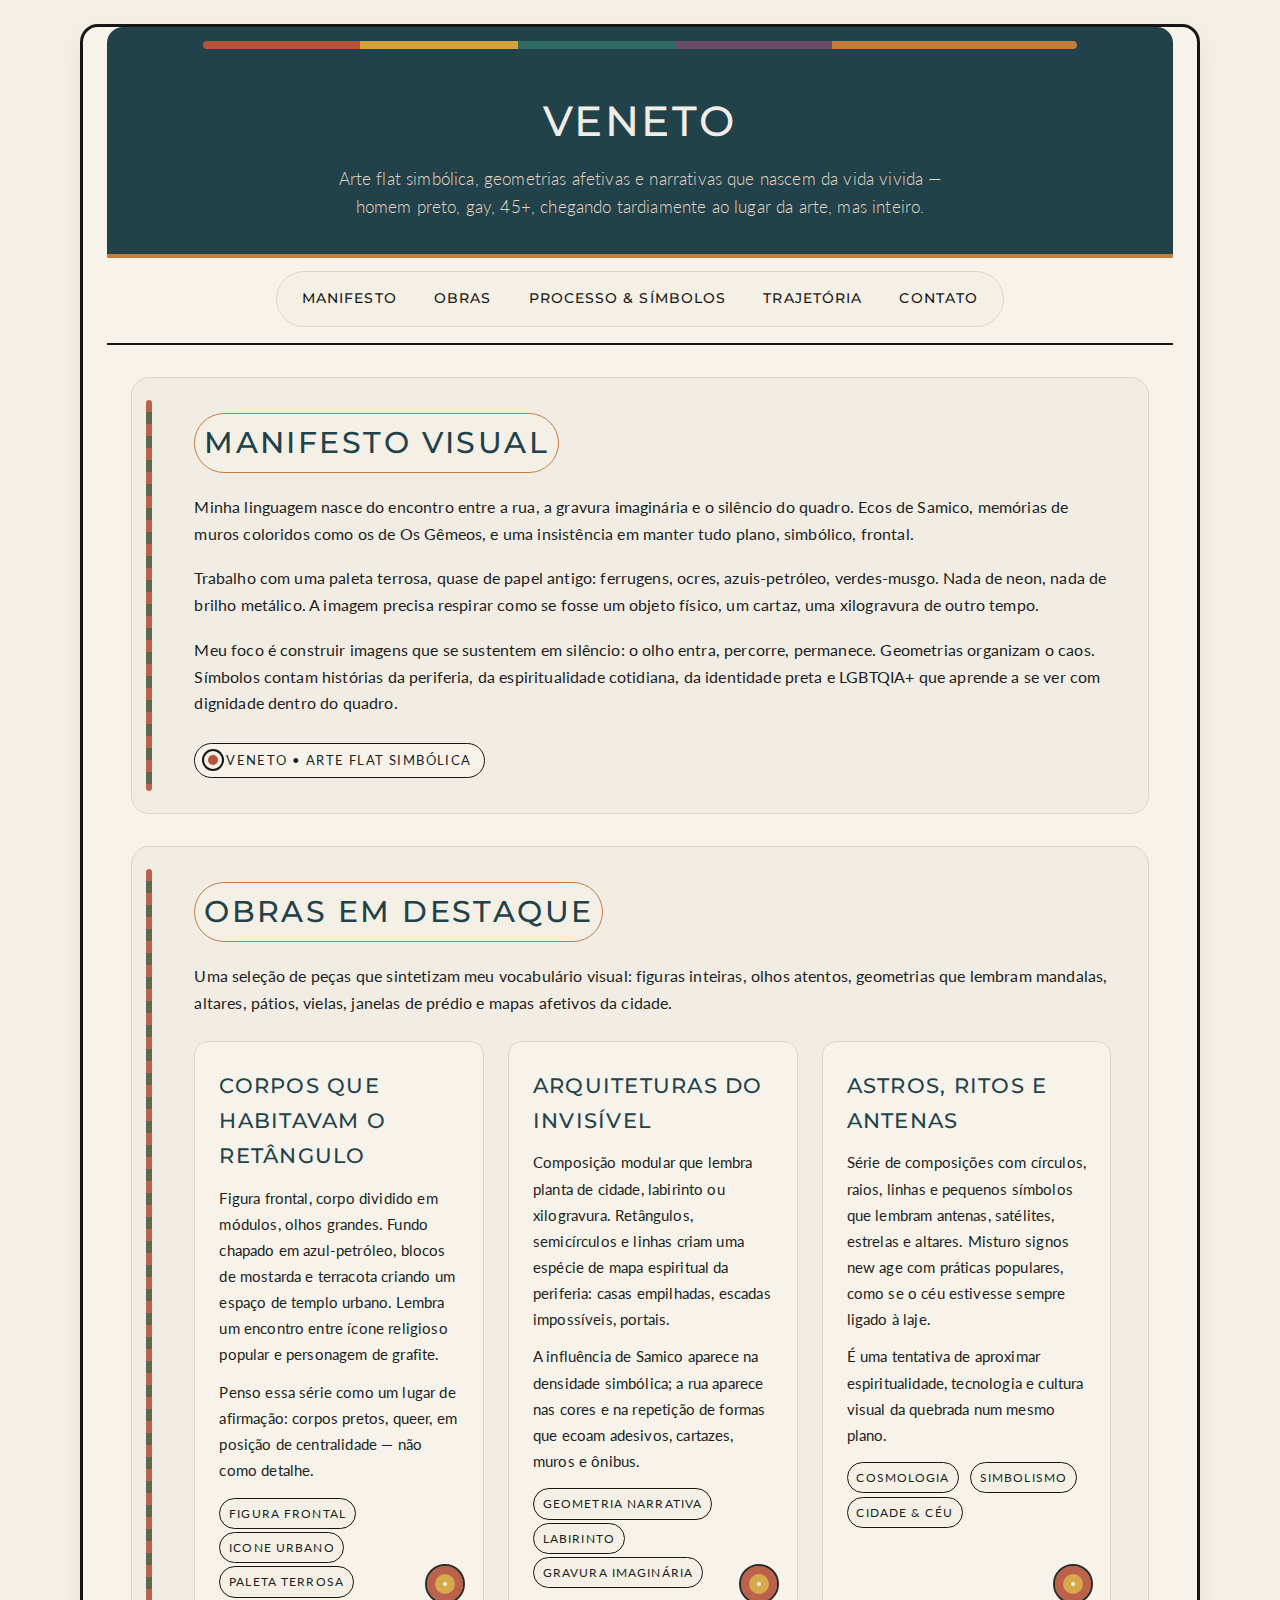
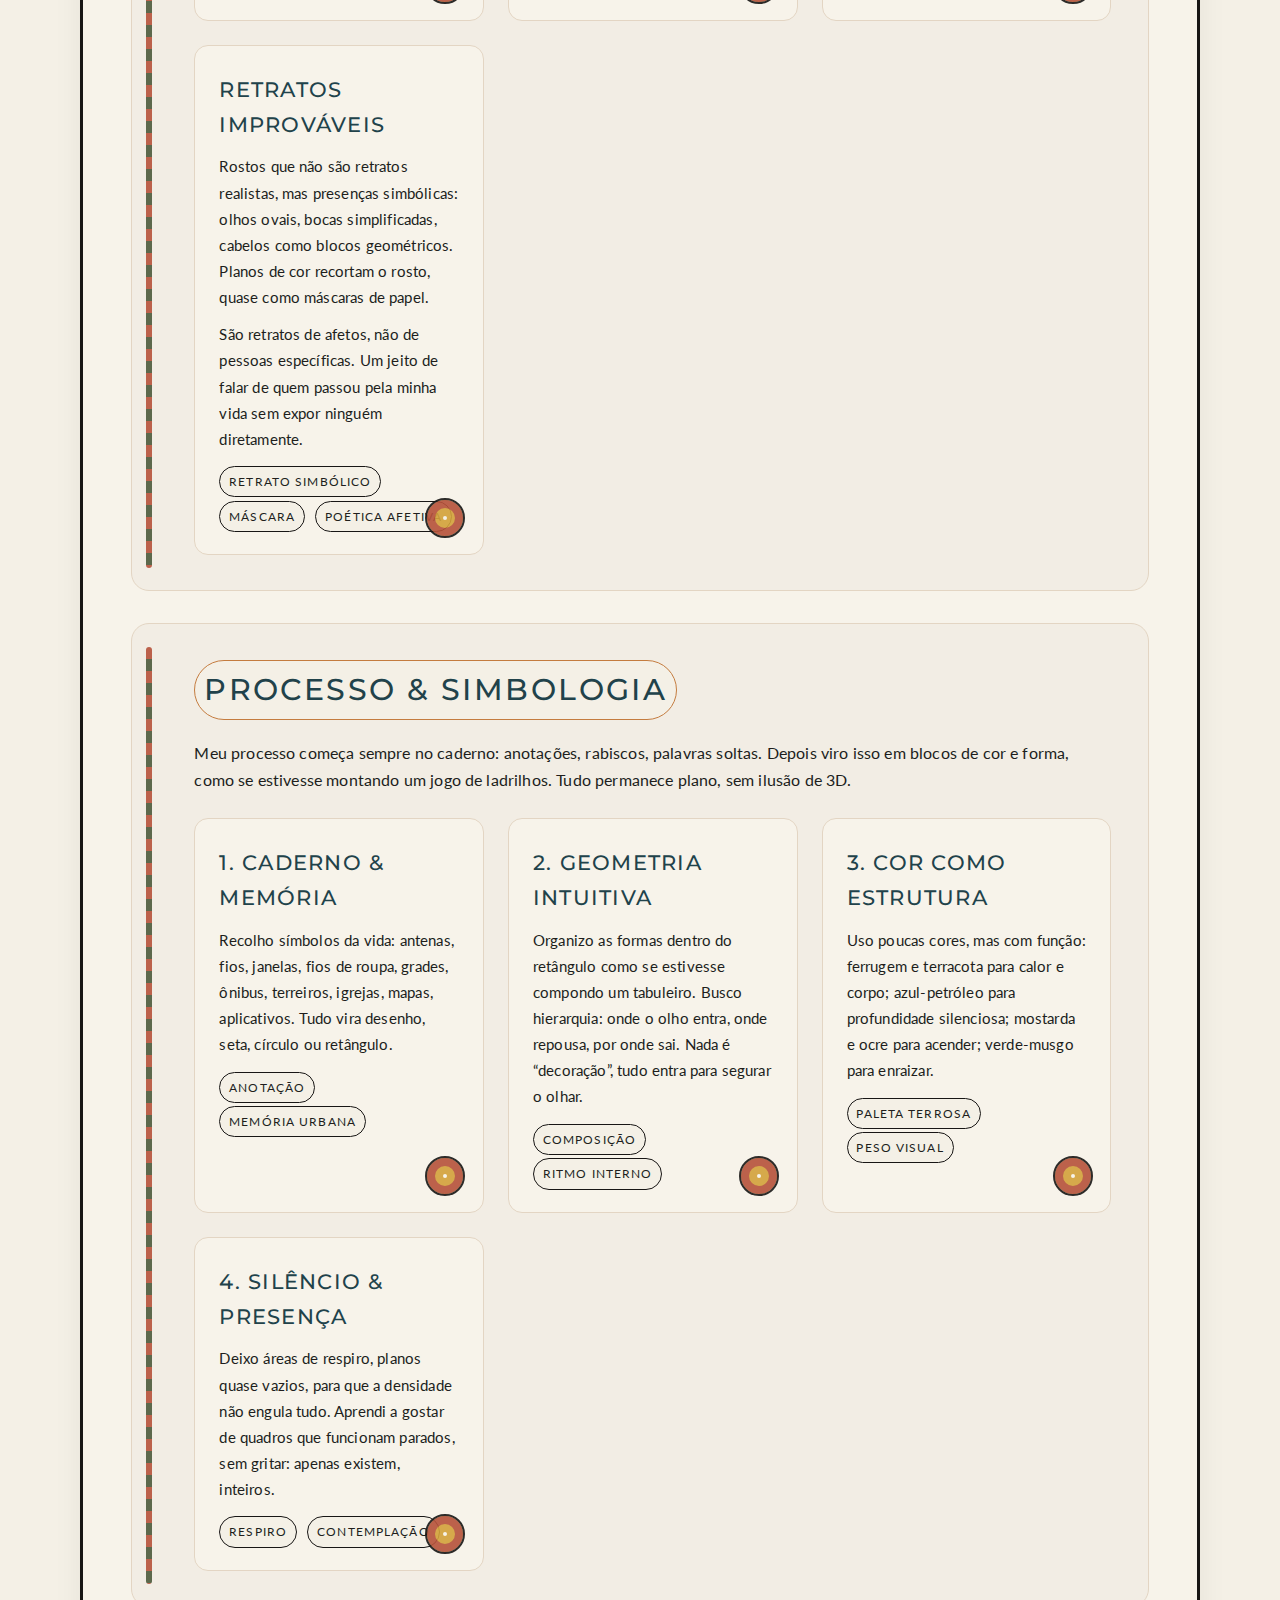
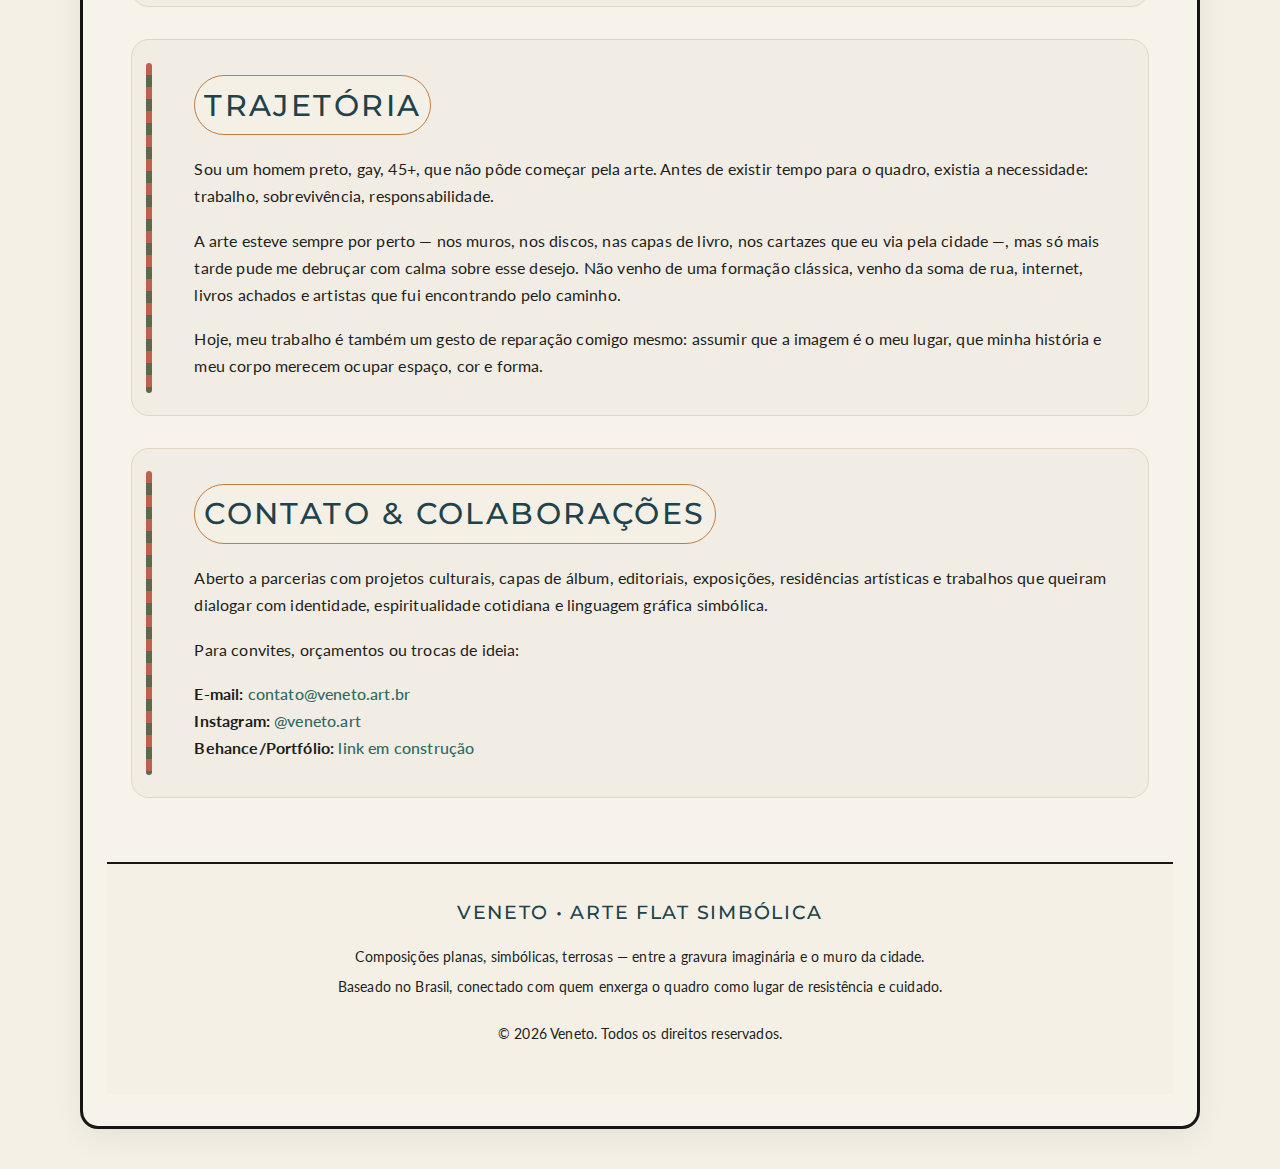
<file: index.html>
<!DOCTYPE html>
<html lang="pt-BR">
<head>
  <meta charset="UTF-8">
  <title>Veneto • Arte Flat Simbólica</title>
  <meta name="viewport" content="width=device-width, initial-scale=1">

  <!-- Fonts sugeridas no CSS -->
  <link rel="preconnect" href="https://fonts.googleapis.com">
  <link rel="preconnect" href="https://fonts.gstatic.com" crossorigin>
  <link href="https://fonts.googleapis.com/css2?family=Lato:wght@300;400;700&family=Montserrat:wght@400;500;700&display=swap" rel="stylesheet">

  <!-- CSS principal -->
  <link rel="stylesheet" href="styles.css">
</head>
<body>

  <div class="page-frame">
    <header>
      <h1>Veneto</h1>
      <p>
        Arte flat simbólica, geometrias afetivas e narrativas que nascem da vida vivida —
        homem preto, gay, 45+, chegando tardiamente ao lugar da arte, mas inteiro.
      </p>
    </header>

    <nav>
      <div class="nav-inner">
        <a href="#manifesto">Manifesto</a>
        <a href="#obras">Obras</a>
        <a href="#processo">Processo & Símbolos</a>
        <a href="#bio">Trajetória</a>
        <a href="#contato">Contato</a>
      </div>
    </nav>

    <main>
      <!-- Manifesto / Linguagem -->
      <section id="manifesto" class="secao">
        <div class="secao-inner">
          <h2><span>Manifesto Visual</span></h2>
          <p>
            Minha linguagem nasce do encontro entre a rua, a gravura imaginária e o silêncio do quadro.
            Ecos de Samico, memórias de muros coloridos como os de Os Gêmeos, e uma insistência
            em manter tudo plano, simbólico, frontal.
          </p>
          <p>
            Trabalho com uma paleta terrosa, quase de papel antigo: ferrugens, ocres, azuis-petróleo,
            verdes-musgo. Nada de neon, nada de brilho metálico. A imagem precisa respirar como
            se fosse um objeto físico, um cartaz, uma xilogravura de outro tempo.
          </p>
          <p>
            Meu foco é construir imagens que se sustentem em silêncio: o olho entra, percorre,
            permanece. Geometrias organizam o caos. Símbolos contam histórias da periferia,
            da espiritualidade cotidiana, da identidade preta e LGBTQIA+ que aprende a se ver
            com dignidade dentro do quadro.
          </p>

          <div style="margin-top: 1.6rem;">
            <div class="veneto-selo">
              <span class="veneto-selo-dot"></span>
              <span>Veneto • Arte Flat Simbólica</span>
            </div>
          </div>
        </div>
      </section>

      <!-- Obras em destaque -->
      <section id="obras" class="secao">
        <div class="secao-inner">
          <h2><span>Obras em Destaque</span></h2>
          <p>
            Uma seleção de peças que sintetizam meu vocabulário visual: figuras inteiras,
            olhos atentos, geometrias que lembram mandalas, altares, pátios, vielas, janelas
            de prédio e mapas afetivos da cidade.
          </p>

          <div class="veneto-grid">
            <!-- Card 1 -->
            <article class="projeto-card">
              <h3>Corpos que Habitavam o Retângulo</h3>
              <p>
                Figura frontal, corpo dividido em módulos, olhos grandes. Fundo chapado em
                azul-petróleo, blocos de mostarda e terracota criando um espaço de templo urbano.
                Lembra um encontro entre ícone religioso popular e personagem de grafite.
              </p>
              <p>
                Penso essa série como um lugar de afirmação: corpos pretos, queer, em posição
                de centralidade — não como detalhe.
              </p>
              <div>
                <span class="tag-simbolo">figura frontal</span>
                <span class="tag-simbolo">icone urbano</span>
                <span class="tag-simbolo">paleta terrosa</span>
              </div>
            </article>

            <!-- Card 2 -->
            <article class="projeto-card">
              <h3>Arquiteturas do Invisível</h3>
              <p>
                Composição modular que lembra planta de cidade, labirinto ou xilogravura.
                Retângulos, semicírculos e linhas criam uma espécie de mapa espiritual da periferia:
                casas empilhadas, escadas impossíveis, portais.
              </p>
              <p>
                A influência de Samico aparece na densidade simbólica; a rua aparece nas cores
                e na repetição de formas que ecoam adesivos, cartazes, muros e ônibus.
              </p>
              <div>
                <span class="tag-simbolo">geometria narrativa</span>
                <span class="tag-simbolo">labirinto</span>
                <span class="tag-simbolo">gravura imaginária</span>
              </div>
            </article>

            <!-- Card 3 -->
            <article class="projeto-card">
              <h3>Astros, Ritos e Antenas</h3>
              <p>
                Série de composições com círculos, raios, linhas e pequenos símbolos que lembram
                antenas, satélites, estrelas e altares. Misturo signos new age com práticas populares,
                como se o céu estivesse sempre ligado à laje.
              </p>
              <p>
                É uma tentativa de aproximar espiritualidade, tecnologia e cultura visual
                da quebrada num mesmo plano.
              </p>
              <div>
                <span class="tag-simbolo">cosmologia</span>
                <span class="tag-simbolo">simbolismo</span>
                <span class="tag-simbolo">cidade & céu</span>
              </div>
            </article>

            <!-- Card 4 -->
            <article class="projeto-card">
              <h3>Retratos Improváveis</h3>
              <p>
                Rostos que não são retratos realistas, mas presenças simbólicas: olhos ovais,
                bocas simplificadas, cabelos como blocos geométricos. Planos de cor recortam o rosto,
                quase como máscaras de papel.
              </p>
              <p>
                São retratos de afetos, não de pessoas específicas. Um jeito de falar de quem passou
                pela minha vida sem expor ninguém diretamente.
              </p>
              <div>
                <span class="tag-simbolo">retrato simbólico</span>
                <span class="tag-simbolo">máscara</span>
                <span class="tag-simbolo">poética afetiva</span>
              </div>
            </article>
          </div>
        </div>
      </section>

      <!-- Processo & Simbologia -->
      <section id="processo" class="secao">
        <div class="secao-inner">
          <h2><span>Processo & Simbologia</span></h2>
          <p>
            Meu processo começa sempre no caderno: anotações, rabiscos, palavras soltas.
            Depois viro isso em blocos de cor e forma, como se estivesse montando um jogo
            de ladrilhos. Tudo permanece plano, sem ilusão de 3D.
          </p>

          <div class="veneto-grid">
            <article class="projeto-card">
              <h3>1. Caderno & Memória</h3>
              <p>
                Recolho símbolos da vida: antenas, fios, janelas, fios de roupa, grades, ônibus,
                terreiros, igrejas, mapas, aplicativos. Tudo vira desenho, seta, círculo ou retângulo.
              </p>
              <div>
                <span class="tag-simbolo">anotação</span>
                <span class="tag-simbolo">memória urbana</span>
              </div>
            </article>

            <article class="projeto-card">
              <h3>2. Geometria Intuitiva</h3>
              <p>
                Organizo as formas dentro do retângulo como se estivesse compondo um tabuleiro.
                Busco hierarquia: onde o olho entra, onde repousa, por onde sai. Nada é “decoração”,
                tudo entra para segurar o olhar.
              </p>
              <div>
                <span class="tag-simbolo">composição</span>
                <span class="tag-simbolo">ritmo interno</span>
              </div>
            </article>

            <article class="projeto-card">
              <h3>3. Cor como Estrutura</h3>
              <p>
                Uso poucas cores, mas com função: ferrugem e terracota para calor e corpo; azul-petróleo
                para profundidade silenciosa; mostarda e ocre para acender; verde-musgo para enraizar.
              </p>
              <div>
                <span class="tag-simbolo">paleta terrosa</span>
                <span class="tag-simbolo">peso visual</span>
              </div>
            </article>

            <article class="projeto-card">
              <h3>4. Silêncio & Presença</h3>
              <p>
                Deixo áreas de respiro, planos quase vazios, para que a densidade não engula tudo.
                Aprendi a gostar de quadros que funcionam parados, sem gritar: apenas existem, inteiros.
              </p>
              <div>
                <span class="tag-simbolo">respiro</span>
                <span class="tag-simbolo">contemplação</span>
              </div>
            </article>
          </div>
        </div>
      </section>

      <!-- Bio / Trajetória -->
      <section id="bio" class="secao">
        <div class="secao-inner">
          <h2><span>Trajetória</span></h2>
          <p>
            Sou um homem preto, gay, 45+, que não pôde começar pela arte. Antes de existir tempo
            para o quadro, existia a necessidade: trabalho, sobrevivência, responsabilidade.
          </p>
          <p>
            A arte esteve sempre por perto — nos muros, nos discos, nas capas de livro, nos cartazes
            que eu via pela cidade —, mas só mais tarde pude me debruçar com calma sobre esse desejo.
            Não venho de uma formação clássica, venho da soma de rua, internet, livros achados e
            artistas que fui encontrando pelo caminho.
          </p>
          <p>
            Hoje, meu trabalho é também um gesto de reparação comigo mesmo: assumir que a imagem
            é o meu lugar, que minha história e meu corpo merecem ocupar espaço, cor e forma.
          </p>
        </div>
      </section>

      <!-- Contato -->
      <section id="contato" class="secao">
        <div class="secao-inner">
          <h2><span>Contato & Colaborações</span></h2>
          <p>
            Aberto a parcerias com projetos culturais, capas de álbum, editoriais, exposições,
            residências artísticas e trabalhos que queiram dialogar com identidade, espiritualidade
            cotidiana e linguagem gráfica simbólica.
          </p>
          <p>
            Para convites, orçamentos ou trocas de ideia:
          </p>
          <p>
            <strong>E-mail:</strong> <a href="mailto:contato@veneto.art.br">contato@veneto.art.br</a><br>
            <strong>Instagram:</strong> <a href="https://www.instagram.com/" target="_blank" rel="noopener">@veneto.art</a><br>
            <strong>Behance/Portfólio:</strong> <a href="#" target="_blank" rel="noopener">link em construção</a>
          </p>
        </div>
      </section>
    </main>

    <footer>
      <div class="secao-contato">
        <h2>Veneto • Arte Flat Simbólica</h2>
        <p>Composições planas, simbólicas, terrosas — entre a gravura imaginária e o muro da cidade.</p>
        <p>Baseado no Brasil, conectado com quem enxerga o quadro como lugar de resistência e cuidado.</p>
      </div>
      <div>
        <p>&copy; <span id="ano-atual"></span> Veneto. Todos os direitos reservados.</p>
      </div>
    </footer>
  </div>

  <!-- Script simples só para ano atual -->
  <script>
    const anoSpan = document.getElementById('ano-atual');
    if (anoSpan) {
      anoSpan.textContent = new Date().getFullYear();
    }
  </script>
</body>
</html>
</file>
<file: styles.css>
/* styles.css – Tema Veneto Flat */

/* --- Reset básico e Configurações Globais --- */
* {
  margin: 0;
  padding: 0;
  box-sizing: border-box;
}

/* --- Paleta Veneto (CSS Variables) --- */
:root {
  --veneto-fundo: #F4F0E6;          /* papel natural / fundo geral */
  --veneto-fundo-escuro: #201E1C;   /* quase preto, para textos fortes */
  --veneto-terracota: #B6523A;      /* vermelho-ferrugem */
  --veneto-ferrugem: #8F3B2C;       /* ferrugem mais profunda */
  --veneto-mostarda: #D3A23A;       /* amarelo-mostarda */
  --veneto-ocre: #C47C3F;           /* ocre queimado */
  --veneto-petroleo: #21424A;       /* azul-petróleo escuro */
  --veneto-verde-musgo: #4C5A3B;    /* verde-musgo */
  --veneto-verde-azulado: #2F6A63;  /* verde-azulado */
  --veneto-bege: #E3D5C3;           /* bege-cru */
  --veneto-papel: #F7F3EA;          /* papel levemente sujo */
  --veneto-branco-sujo: #F2EDE4;    /* branco não puro */
  --veneto-roxo-suave: #6B4A63;     /* púrpura discreto */
  --veneto-preto-profundo: #181615; /* preto profundo para detalhes */
}

/* --- Tipografia --- */
/* Sugestão: use esses links no <head> do HTML:

<link rel="preconnect" href="https://fonts.googleapis.com">
<link rel="preconnect" href="https://fonts.gstatic.com" crossorigin>
<link href="https://fonts.googleapis.com/css2?family=Lato:wght@300;400;700&family=Montserrat:wght@400;500;700&display=swap" rel="stylesheet">

*/

body {
  font-family: 'Lato', -apple-system, BlinkMacSystemFont, "Segoe UI", Roboto, Helvetica, Arial, sans-serif;
  line-height: 1.7;
  color: var(--veneto-fundo-escuro);
  background-color: var(--veneto-fundo);
  display: flex;
  flex-direction: column;
  min-height: 100vh;
  font-size: 16px;
  letter-spacing: 0.01em;
}

h1, h2, h3, h4, h5, h6, nav a {
  font-family: 'Montserrat', -apple-system, BlinkMacSystemFont, "Segoe UI", Roboto, Helvetica, Arial, sans-serif;
}

/* --- Moldura geral do site --- */
.page-frame {
  max-width: 1120px;
  margin: 1.5rem auto 2.5rem;
  padding: 0 1.5rem 2rem;
  border: 3px solid var(--veneto-preto-profundo);
  border-radius: 18px;
  background: var(--veneto-papel);
  box-shadow: 0 10px 30px rgba(0,0,0,0.06); /* sombra chapada e suave */
}

/* --- Cabeçalho --- */
header {
  background-color: var(--veneto-petroleo);
  color: var(--veneto-branco-sujo);
  padding: 2.5rem 1.5rem 2rem;
  text-align: center;
  border-radius: 16px 16px 0 0;
  border-bottom: 4px solid var(--veneto-ocre);
  position: relative;
  overflow: hidden;
}

/* Faixa geométrica no topo – assinatura Veneto */
header::before {
  content: "";
  position: absolute;
  top: 0.9rem;
  left: 50%;
  transform: translateX(-50%);
  width: 82%;
  height: 8px;
  background:
    linear-gradient(
      to right,
      var(--veneto-terracota) 0 18%,
      var(--veneto-mostarda) 18% 36%,
      var(--veneto-verde-azulado) 36% 54%,
      var(--veneto-roxo-suave) 54% 72%,
      var(--veneto-ocre) 72% 100%
    );
  border-radius: 999px;
}

header h1 {
  margin-top: 1.2rem;
  margin-bottom: 0.5rem;
  font-size: 2.6rem;
  font-weight: 500;
  letter-spacing: 0.06em;
  text-transform: uppercase;
}

header p {
  font-size: 1.05rem;
  color: var(--veneto-bege);
  font-weight: 300;
  max-width: 640px;
  margin: 0.4rem auto 0;
}

/* --- Navegação --- */
nav {
  background-color: var(--veneto-papel);
  padding: 0.8rem 1.5rem 1rem;
  text-align: center;
  border-bottom: 2px solid var(--veneto-preto-profundo);
}

.nav-inner {
  display: inline-flex;
  align-items: center;
  justify-content: center;
  gap: 0.4rem;
  padding: 0.4rem 0.6rem;
  border-radius: 999px;
  background-color: var(--veneto-fundo);
  border: 1px solid var(--veneto-bege);
}

nav a {
  color: var(--veneto-preto-profundo);
  text-decoration: none;
  padding: 0.5rem 0.9rem;
  border-radius: 999px;
  font-weight: 500;
  font-size: 0.85rem;
  text-transform: uppercase;
  letter-spacing: 0.08em;
  border: 1px solid transparent;
  transition: background-color 0.18s ease-out, color 0.18s ease-out, border-color 0.18s ease-out, transform 0.1s ease-out;
}

nav a:hover,
nav a:focus {
  background-color: var(--veneto-terracota);
  color: var(--veneto-branco-sujo);
  border-color: var(--veneto-preto-profundo);
  transform: translateY(-1px);
}

/* --- Conteúdo Principal --- */
main {
  flex-grow: 1;
  margin: 2rem auto 0;
  padding: 0 1.5rem 2rem;
  width: 100%;
}

/* --- Seções Genéricas --- */
.secao {
  background-color: var(--veneto-branco-sujo);
  padding: 2.2rem 2.3rem;
  margin-bottom: 2rem;
  border-radius: 18px;
  border: 1px solid var(--veneto-bege);
  position: relative;
  overflow: hidden;
}

/* Barra geométrica lateral sutil */
.secao::before {
  content: "";
  position: absolute;
  left: 0.9rem;
  top: 1.4rem;
  width: 6px;
  height: calc(100% - 2.8rem);
  background:
    repeating-linear-gradient(
      to bottom,
      var(--veneto-terracota),
      var(--veneto-terracota) 12px,
      var(--veneto-verde-musgo) 12px,
      var(--veneto-verde-musgo) 24px
    );
  border-radius: 999px;
  opacity: 0.9;
}

.secao-inner {
  margin-left: 1.6rem;
}

.secao h2 {
  font-size: 1.9rem;
  color: var(--veneto-petroleo);
  margin-bottom: 1.3rem;
  font-weight: 500;
  text-transform: uppercase;
  letter-spacing: 0.08em;
}

.secao h2 span {
  display: inline-block;
  padding: 0.2rem 0.55rem;
  border-radius: 999px;
  background-color: var(--veneto-fundo);
  border: 1px solid var(--veneto-ocre);
}

.secao p {
  margin-bottom: 1.1rem;
  color: var(--veneto-fundo-escuro);
  font-size: 0.99rem;
}

.secao p:last-child {
  margin-bottom: 0;
}

/* --- Grids para obras / projetos --- */
.veneto-grid {
  display: grid;
  grid-template-columns: repeat(auto-fit, minmax(260px, 1fr));
  gap: 1.5rem;
  margin-top: 1.5rem;
}

/* --- Cards de Projeto / Obra --- */
.projeto-card {
  background-color: var(--veneto-papel);
  border: 1px solid var(--veneto-bege);
  padding: 1.6rem 1.5rem 1.4rem;
  border-radius: 14px;
  transition: transform 0.18s ease-out, box-shadow 0.18s ease-out, border-color 0.18s ease-out;
  position: relative;
}

.projeto-card::after {
  content: "";
  position: absolute;
  right: 1.1rem;
  bottom: 1rem;
  width: 36px;
  height: 36px;
  border-radius: 999px;
  border: 2px solid var(--veneto-preto-profundo);
  box-shadow: inset 0 0 0 8px var(--veneto-terracota),
              inset 0 0 0 16px var(--veneto-mostarda);
  opacity: 0.9;
}

.projeto-card:hover {
  box-shadow: 0 8px 20px rgba(0,0,0,0.09);
  border-color: var(--veneto-terracota);
  transform: translateY(-3px);
}

.projeto-card h3 {
  font-size: 1.3rem;
  color: var(--veneto-petroleo);
  margin-bottom: 0.7rem;
  font-weight: 500;
  text-transform: uppercase;
  letter-spacing: 0.06em;
}

.projeto-card p {
  font-size: 0.96rem;
  color: var(--veneto-fundo-escuro);
  margin-bottom: 0.7rem;
}

/* Tags simbólicas (ex: temas, técnicas) */
.tag-simbolo {
  display: inline-block;
  padding: 0.25rem 0.55rem;
  border-radius: 999px;
  border: 1px solid var(--veneto-preto-profundo);
  font-size: 0.78rem;
  text-transform: uppercase;
  letter-spacing: 0.09em;
  margin-right: 0.4rem;
  margin-top: 0.2rem;
  background-color: var(--veneto-fundo);
}

/* --- Assinatura / selo --- */
.veneto-selo {
  display: inline-flex;
  align-items: center;
  gap: 0.5rem;
  padding: 0.35rem 0.8rem;
  border-radius: 999px;
  border: 1px solid var(--veneto-preto-profundo);
  background-color: var(--veneto-papel);
  font-size: 0.8rem;
  text-transform: uppercase;
  letter-spacing: 0.11em;
}

.veneto-selo-dot {
  width: 10px;
  height: 10px;
  border-radius: 999px;
  background-color: var(--veneto-terracota);
  box-shadow:
    0 0 0 4px var(--veneto-fundo),
    0 0 0 6px var(--veneto-preto-profundo);
}

/* --- Rodapé --- */
footer {
  background-color: var(--veneto-fundo);
  color: var(--veneto-fundo-escuro);
  text-align: center;
  padding: 2rem 1.5rem 3rem;
  margin-top: auto;
  border-top: 2px solid var(--veneto-preto-profundo);
}

footer .secao-contato {
  max-width: 620px;
  margin: 0 auto;
}

footer .secao-contato h2 {
  font-size: 1.2rem;
  color: var(--veneto-petroleo);
  margin-bottom: 1rem;
  font-weight: 500;
  text-transform: uppercase;
  letter-spacing: 0.09em;
}

footer .secao-contato p {
  margin: 0.35rem 0;
  font-size: 0.9rem;
}

footer div p {
  margin-top: 1.4rem;
  font-size: 0.9rem;
}

footer a {
  color: var(--veneto-terracota);
  text-decoration: none;
  font-weight: 500;
  transition: color 0.18s ease-out, text-decoration-color 0.18s ease-out;
}

footer a:hover,
footer a:focus {
  text-decoration: underline;
  text-decoration-thickness: 2px;
  text-underline-offset: 3px;
  color: var(--veneto-ferrugem);
}

/* --- Links Globais --- */
a {
  color: var(--veneto-verde-azulado);
  text-decoration: none;
  font-weight: 500;
  transition: color 0.18s ease-out, text-decoration-color 0.18s ease-out;
}

a:hover,
a:focus {
  text-decoration: underline;
  text-decoration-thickness: 2px;
  text-underline-offset: 3px;
  color: var(--veneto-petroleo);
}

/* --- Responsividade --- */
@media (max-width: 768px) {
  body {
    font-size: 15px;
  }

  .page-frame {
    margin: 0.8rem auto 1.6rem;
    padding: 0.8rem 1rem 1.6rem;
    border-radius: 16px;
  }

  header {
    padding: 2rem 1rem 1.6rem;
  }

  header h1 {
    font-size: 2rem;
  }

  header p {
    font-size: 0.95rem;
  }

  .nav-inner {
    flex-wrap: wrap;
    gap: 0.3rem;
  }

  nav a {
    padding: 0.45rem 0.7rem;
    font-size: 0.78rem;
  }

  main {
    margin: 1.4rem auto 0;
    padding: 0 0.4rem 1.6rem;
  }

  .secao {
    padding: 1.6rem 1.4rem;
    border-radius: 14px;
  }

  .secao::before {
    left: 0.6rem;
  }

  .secao-inner {
    margin-left: 1.4rem;
  }

  .secao h2 {
    font-size: 1.55rem;
  }

  .veneto-grid {
    grid-template-columns: 1fr;
  }

  .projeto-card {
    padding: 1.4rem 1.3rem 1.25rem;
  }

  footer {
    padding: 1.8rem 1rem 2.2rem;
  }
}
</file>
